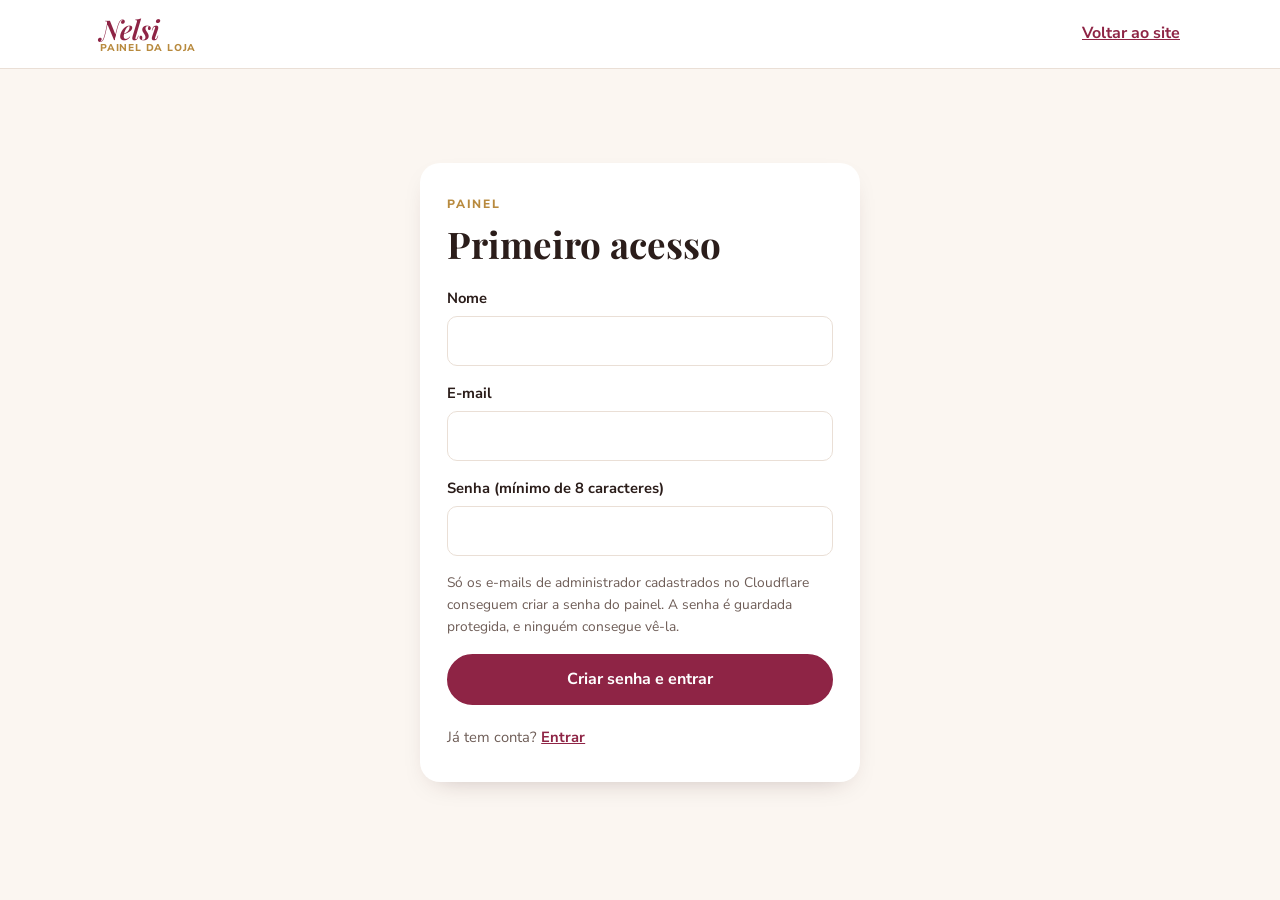
<file: public/conta/cadastro/index.html>
<!DOCTYPE html>
<html lang="pt-BR">
<head>
    <meta charset="utf-8">
    <meta name="viewport" content="width=device-width, initial-scale=1">
    <meta name="color-scheme" content="light">
    <meta name="robots" content="noindex">
    <title>Primeiro acesso | Nelsi</title>
    <meta name="theme-color" content="#8E2445">
    <link rel="icon" href="../../favicon.svg" type="image/svg+xml">
    <link rel="apple-touch-icon" href="../../apple-touch-icon.png">
    <link rel="preconnect" href="https://fonts.googleapis.com">
    <link href="https://fonts.googleapis.com/css2?family=Playfair+Display:ital,wght@0,600;0,700;1,600&family=Nunito+Sans:wght@400;600;700;800&display=swap" rel="stylesheet">
    <link rel="stylesheet" href="../../style.css">
</head>
<body class="conta-pagina">
    <header class="topo">
        <div class="caixa topo__linha">
            <a href="../../" class="marca" aria-label="Nelsi, página inicial"><span class="marca__nome">Nelsi</span><span class="marca__sub">Painel da loja</span></a>
            <a href="../../" class="link-seta">Voltar ao site</a>
        </div>
    </header>

    <main class="caixa conta">
        <div class="conta__cartao">
            <p class="rotulo"><span class="rotulo__linha"></span>Painel</p>
            <h1>Primeiro acesso</h1>
            <form id="form" class="conta__form" novalidate>
                <label class="campo">Nome
                    <input name="nome" type="text" autocomplete="name" required maxlength="100">
                </label>
                <label class="campo">E-mail
                    <input name="email" type="email" autocomplete="email" required maxlength="200">
                </label>
                <label class="campo">Senha (mínimo de 8 caracteres)
                    <input name="senha" type="password" autocomplete="new-password" required minlength="8" maxlength="200">
                </label>
                <p class="conta__nota">Só os e-mails de administrador cadastrados no Cloudflare conseguem criar a senha do painel. A senha é guardada protegida, e ninguém consegue vê-la.</p>
                <p class="conta__erro" id="erro" role="alert" hidden></p>
                <button type="submit" class="botao">Criar senha e entrar</button>
            </form>
            <p class="conta__troca">Já tem conta? <a href="../entrar/">Entrar</a></p>
        </div>
    </main>

    <script src="../../conta/conta.js"></script>
    <script>formularioConta("/api/conta/cadastro");</script>
</body>
</html>
</file>
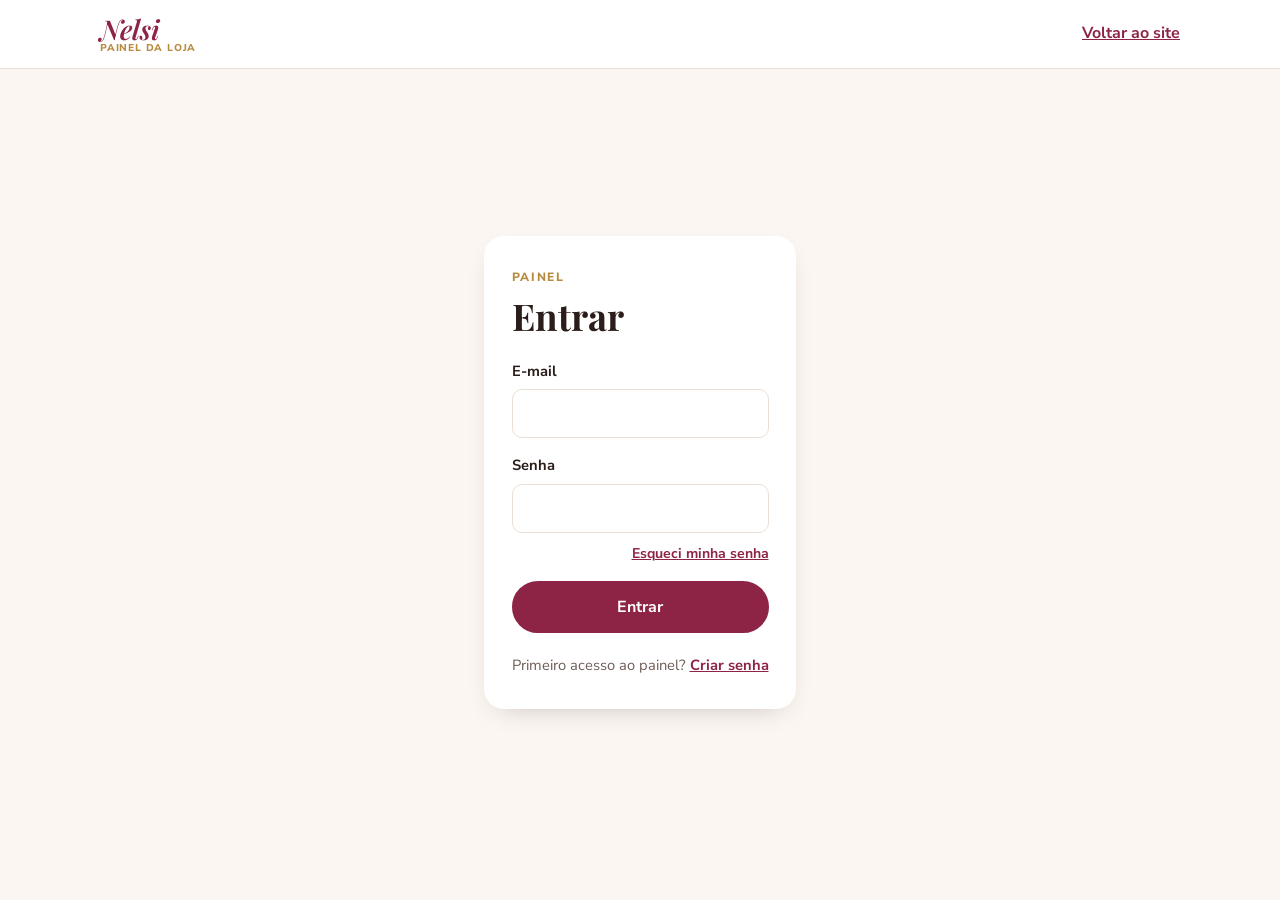
<file: public/conta/entrar/index.html>
<!DOCTYPE html>
<html lang="pt-BR">
<head>
    <meta charset="utf-8">
    <meta name="viewport" content="width=device-width, initial-scale=1">
    <meta name="color-scheme" content="light">
    <meta name="robots" content="noindex">
    <title>Entrar | Nelsi</title>
    <meta name="theme-color" content="#8E2445">
    <link rel="icon" href="../../favicon.svg" type="image/svg+xml">
    <link rel="apple-touch-icon" href="../../apple-touch-icon.png">
    <link rel="preconnect" href="https://fonts.googleapis.com">
    <link href="https://fonts.googleapis.com/css2?family=Playfair+Display:ital,wght@0,600;0,700;1,600&family=Nunito+Sans:wght@400;600;700;800&display=swap" rel="stylesheet">
    <link rel="stylesheet" href="../../style.css">
</head>
<body class="conta-pagina">
    <header class="topo">
        <div class="caixa topo__linha">
            <a href="../../" class="marca" aria-label="Nelsi, página inicial"><span class="marca__nome">Nelsi</span><span class="marca__sub">Painel da loja</span></a>
            <a href="../../" class="link-seta">Voltar ao site</a>
        </div>
    </header>

    <main class="caixa conta">
        <div class="conta__cartao">
            <p class="rotulo"><span class="rotulo__linha"></span>Painel</p>
            <h1>Entrar</h1>
            <form id="form" class="conta__form" novalidate>
                <label class="campo">E-mail
                    <input name="email" type="email" autocomplete="email" required maxlength="200">
                </label>
                <label class="campo">Senha
                    <input name="senha" type="password" autocomplete="current-password" required maxlength="200">
                </label>
                <p class="conta__esqueci"><a href="../esqueci/">Esqueci minha senha</a></p>
                <p class="conta__erro" id="erro" role="alert" hidden></p>
                <button type="submit" class="botao">Entrar</button>
            </form>
            <p class="conta__troca">Primeiro acesso ao painel? <a href="../cadastro/">Criar senha</a></p>
        </div>
    </main>

    <script src="../../conta/conta.js"></script>
    <script>formularioConta("/api/conta/entrar");</script>
</body>
</html>
</file>
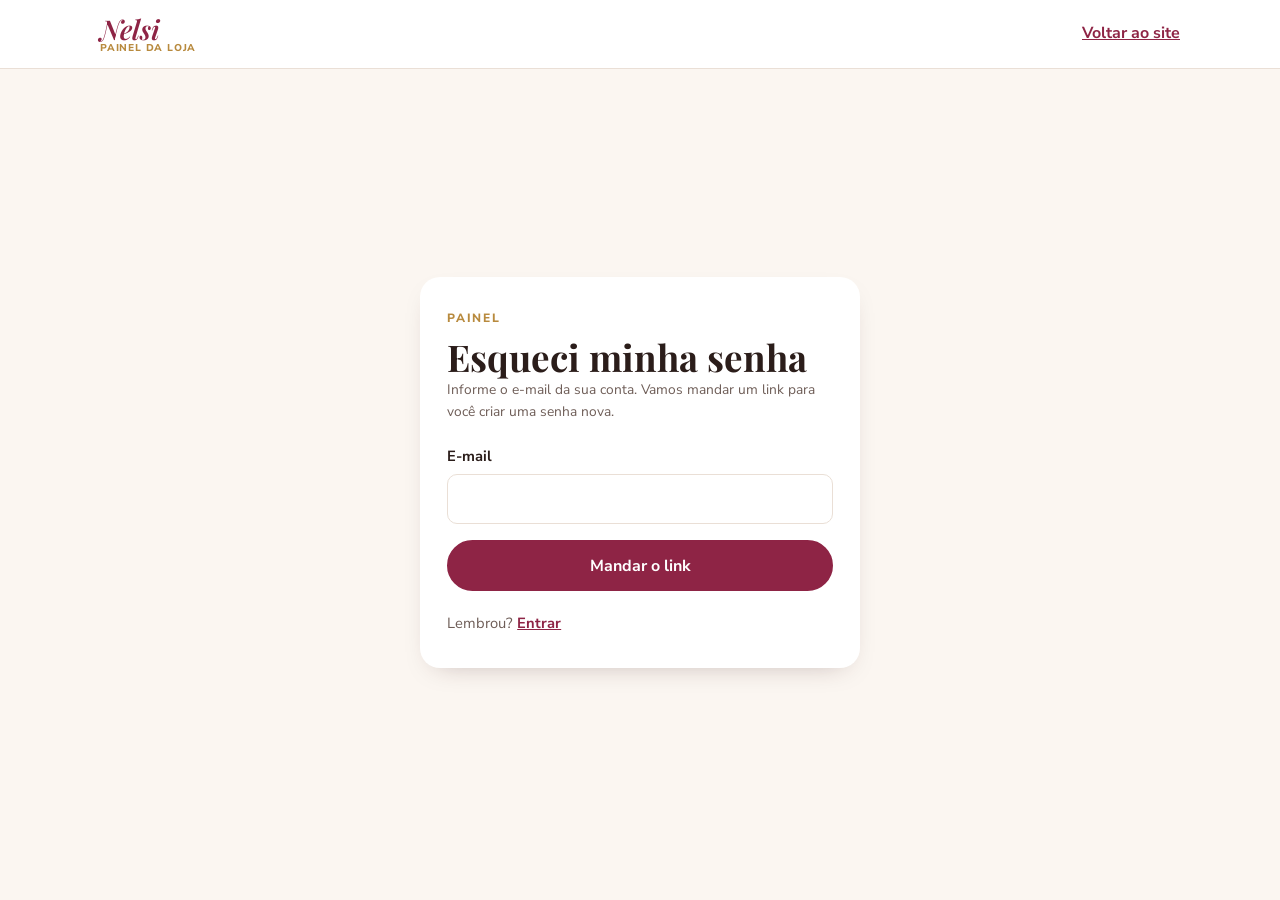
<file: public/conta/esqueci/index.html>
<!DOCTYPE html>
<html lang="pt-BR">
<head>
    <meta charset="utf-8">
    <meta name="viewport" content="width=device-width, initial-scale=1">
    <meta name="color-scheme" content="light">
    <meta name="robots" content="noindex">
    <title>Esqueci minha senha | Nelsi</title>
    <meta name="theme-color" content="#8E2445">
    <link rel="icon" href="../../favicon.svg" type="image/svg+xml">
    <link rel="apple-touch-icon" href="../../apple-touch-icon.png">
    <link rel="preconnect" href="https://fonts.googleapis.com">
    <link href="https://fonts.googleapis.com/css2?family=Playfair+Display:ital,wght@0,600;0,700;1,600&family=Nunito+Sans:wght@400;600;700;800&display=swap" rel="stylesheet">
    <link rel="stylesheet" href="../../style.css">
</head>
<body class="conta-pagina">
    <header class="topo">
        <div class="caixa topo__linha">
            <a href="../../" class="marca" aria-label="Nelsi, página inicial"><span class="marca__nome">Nelsi</span><span class="marca__sub">Painel da loja</span></a>
            <a href="../../" class="link-seta">Voltar ao site</a>
        </div>
    </header>

    <main class="caixa conta">
        <div class="conta__cartao">
            <p class="rotulo"><span class="rotulo__linha"></span>Painel</p>
            <h1>Esqueci minha senha</h1>
            <p class="conta__email">Informe o e-mail da sua conta. Vamos mandar um link para você criar uma senha nova.</p>
            <form id="form" class="conta__form" novalidate>
                <label class="campo">E-mail
                    <input name="email" type="email" autocomplete="email" required maxlength="200">
                </label>
                <p class="conta__erro" id="erro" role="alert" hidden></p>
                <button type="submit" class="botao">Mandar o link</button>
            </form>
            <div class="conta__ok" id="ok" role="status" hidden>
                <p><strong>Pronto!</strong> Se existir uma conta com esse e-mail, o link chega em alguns minutos. Confira também a caixa de spam.</p>
                <p>O link vale por 1 hora.</p>
            </div>
            <p class="conta__troca">Lembrou? <a href="../entrar/">Entrar</a></p>
        </div>
    </main>

    <script src="../../conta/conta.js"></script>
    <script>formularioEsqueci();</script>
</body>
</html>
</file>
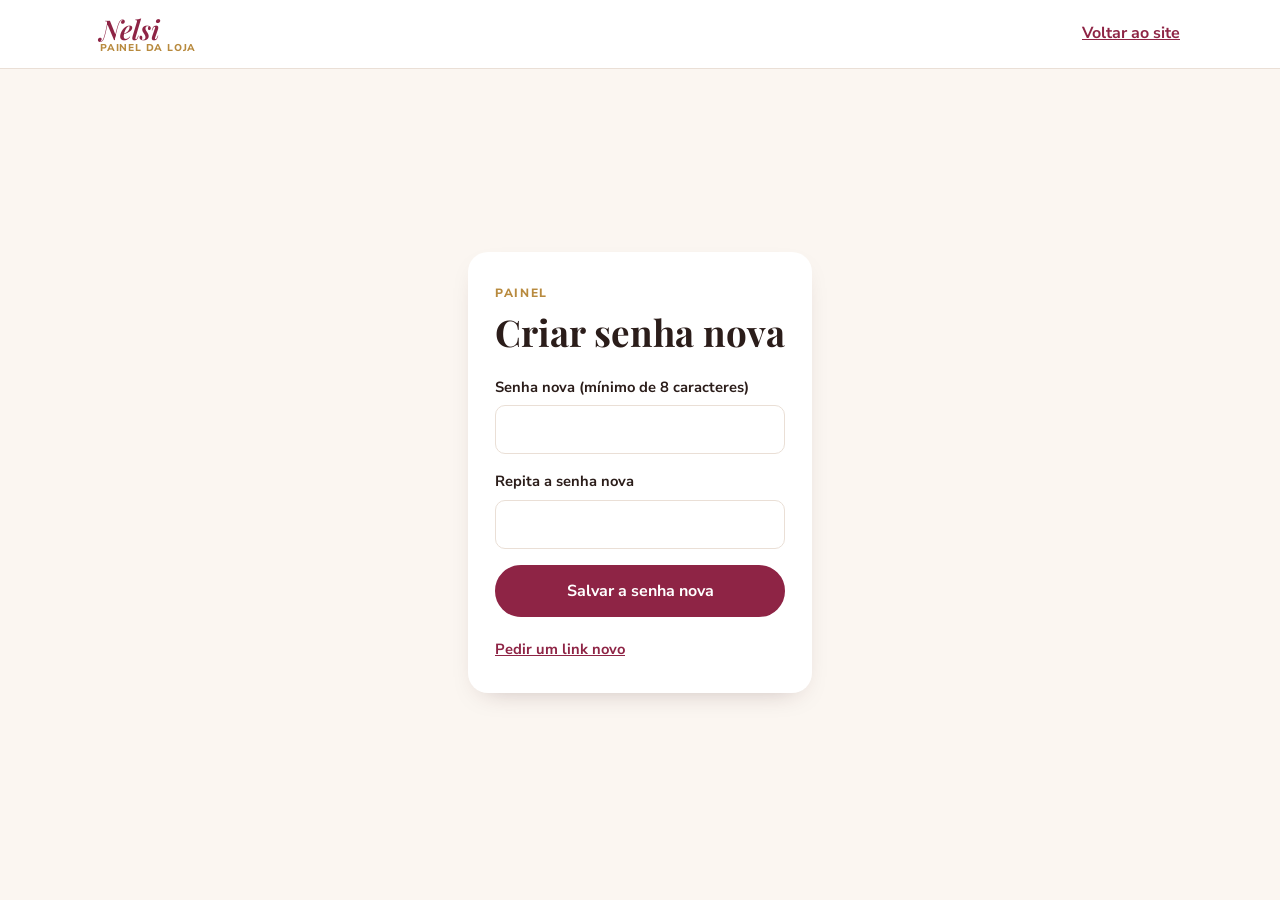
<file: public/conta/nova-senha/index.html>
<!DOCTYPE html>
<html lang="pt-BR">
<head>
    <meta charset="utf-8">
    <meta name="viewport" content="width=device-width, initial-scale=1">
    <meta name="color-scheme" content="light">
    <meta name="robots" content="noindex">
    <!-- O link tem o código da senha nova: não repassar o endereço para outros sites -->
    <meta name="referrer" content="no-referrer">
    <title>Criar senha nova | Nelsi</title>
    <meta name="theme-color" content="#8E2445">
    <link rel="icon" href="../../favicon.svg" type="image/svg+xml">
    <link rel="apple-touch-icon" href="../../apple-touch-icon.png">
    <link rel="preconnect" href="https://fonts.googleapis.com">
    <link href="https://fonts.googleapis.com/css2?family=Playfair+Display:ital,wght@0,600;0,700;1,600&family=Nunito+Sans:wght@400;600;700;800&display=swap" rel="stylesheet">
    <link rel="stylesheet" href="../../style.css">
</head>
<body class="conta-pagina">
    <header class="topo">
        <div class="caixa topo__linha">
            <a href="../../" class="marca" aria-label="Nelsi, página inicial"><span class="marca__nome">Nelsi</span><span class="marca__sub">Painel da loja</span></a>
            <a href="../../" class="link-seta">Voltar ao site</a>
        </div>
    </header>

    <main class="caixa conta">
        <div class="conta__cartao">
            <p class="rotulo"><span class="rotulo__linha"></span>Painel</p>
            <h1>Criar senha nova</h1>
            <form id="form" class="conta__form" novalidate>
                <label class="campo">Senha nova (mínimo de 8 caracteres)
                    <input name="senha" type="password" autocomplete="new-password" required minlength="8" maxlength="200">
                </label>
                <label class="campo">Repita a senha nova
                    <input name="confirmar" type="password" autocomplete="new-password" required minlength="8" maxlength="200">
                </label>
                <p class="conta__erro" id="erro" role="alert" hidden></p>
                <button type="submit" class="botao">Salvar a senha nova</button>
            </form>
            <p class="conta__troca"><a href="../esqueci/">Pedir um link novo</a></p>
        </div>
    </main>

    <script src="../../conta/conta.js"></script>
    <script>formularioNovaSenha();</script>
</body>
</html>
</file>
<file: public/style.css>
/* Site da Nelsi · loja de Tupperware, perfumes e kits de beleza.
   Visual "vitrine de boutique": fundo creme, cartões brancos, vinho como cor principal,
   dourado nos detalhes e verde só nos botões de WhatsApp. Playfair Display nos títulos, Nunito Sans no resto. */
:root {
  --fundo: #FBF6F1;
  --fundo-2: #F4EBE2;
  --papel: #FFFFFF;
  --tinta: #2B1D1A;
  --suave: #6E5D57;
  --linha: #EADFD6;
  --vinho: #8E2445;
  --vinho-escuro: #6E1734;
  --vinho-claro: #F6E3E8;
  --dourado: #B88A3E;
  --zap: #178A46;
  --zap-escuro: #11703A;
  --erro: #B42318;
  --sombra: 0 10px 28px -16px rgba(60, 25, 30, .35);
  --raio: 16px;
  --titulo: 'Playfair Display', Georgia, serif;
  --fonte: 'Nunito Sans', system-ui, -apple-system, 'Segoe UI', sans-serif;
  color-scheme: light;
}
* { margin: 0; box-sizing: border-box; }
html { scroll-behavior: smooth; scroll-padding-top: 5.5rem; }
body { font-family: var(--fonte); color: var(--tinta); background: var(--fundo); line-height: 1.6; -webkit-font-smoothing: antialiased; }
img { max-width: 100%; display: block; }
a { color: inherit; }
h1, h2, h3 { line-height: 1.15; }
[hidden] { display: none !important; }
.sr-only { position: absolute; width: 1px; height: 1px; overflow: hidden; clip: rect(0 0 0 0); white-space: nowrap; }
:focus-visible { outline: 2px solid var(--vinho); outline-offset: 3px; }
.caixa { max-width: 1120px; margin: 0 auto; padding: 0 20px; }
.caixa--estreita { max-width: 720px; }
.pular { position: absolute; left: -9999px; top: 0; }
.pular:focus { left: 12px; top: 12px; z-index: 100; padding: .6rem 1rem; border-radius: 8px; background: var(--papel); }
.nota { font-size: .85rem; color: var(--suave); }
svg { flex-shrink: 0; }

/* ---------- Botões ---------- */
.botao { display: inline-flex; align-items: center; justify-content: center; gap: .5rem; padding: .8rem 1.3rem; border: 2px solid var(--vinho); border-radius: 999px;
  background: var(--vinho); color: #fff; font: 700 1rem var(--fonte); text-decoration: none; cursor: pointer; transition: background .15s, transform .15s; }
.botao:hover { background: var(--vinho-escuro); border-color: var(--vinho-escuro); transform: translateY(-1px); }
.botao svg { width: 20px; height: 20px; fill: none; stroke: currentColor; stroke-width: 1.8; stroke-linecap: round; stroke-linejoin: round; }
.botao svg .cheio { fill: currentColor; stroke: none; }
.botao--zap { background: var(--zap); border-color: var(--zap); }
.botao--zap:hover { background: var(--zap-escuro); border-color: var(--zap-escuro); }
.botao--contorno { background: transparent; color: var(--vinho); }
.botao--contorno:hover { background: var(--vinho-claro); color: var(--vinho-escuro); }
.botao--pequeno { padding: .5rem .95rem; font-size: .9rem; }
.botao--largo { width: 100%; }
.botao--sacola { padding: .7rem .75rem; background: var(--papel); color: var(--vinho); border-color: var(--linha); }
.botao--sacola:hover { background: var(--vinho-claro); border-color: var(--vinho-claro); color: var(--vinho-escuro); }
.botao--sacola svg + svg { width: 14px; height: 14px; margin-left: -.45rem; stroke-width: 2.6; }
.botao--sacola.adicionado { background: var(--vinho); border-color: var(--vinho); color: #fff; }

/* ---------- Topo ---------- */
.topo { position: sticky; top: 0; z-index: 50; background: color-mix(in srgb, var(--fundo) 94%, transparent); backdrop-filter: blur(8px); border-bottom: 1px solid var(--linha); }
.topo__linha { display: flex; align-items: center; gap: 1rem; min-height: 68px; }
.marca { display: grid; text-decoration: none; line-height: 1.05; margin-right: auto; min-width: 0; }
.marca__nome { font-family: var(--titulo); font-style: italic; font-weight: 600; font-size: 1.7rem; color: var(--vinho); }
.marca__sub { font-size: .62rem; font-weight: 800; letter-spacing: .08em; text-transform: uppercase; color: var(--dourado); white-space: nowrap; overflow: hidden; text-overflow: ellipsis; }
.menu { display: none; gap: 1.4rem; font-weight: 700; font-size: .95rem; }
.menu a { text-decoration: none; color: var(--suave); }
.menu a:hover { color: var(--vinho); }
@media (min-width: 720px) { .menu { display: flex; } }
@media (max-width: 380px) { .topo .botao--zap span { display: none; } .topo .botao--zap { padding: .55rem; } }

/* ---------- Apresentação ---------- */
.apresenta { padding: 40px 0 28px; background: radial-gradient(120% 80% at 100% 0%, var(--vinho-claro) 0%, transparent 60%); }
.apresenta__grade { display: grid; gap: 1.8rem; align-items: center; }
@media (min-width: 820px) { .apresenta__grade { grid-template-columns: 1.3fr .8fr; gap: 3rem; } .apresenta { padding: 64px 0 40px; } }
.apresenta__ola { font-size: .78rem; font-weight: 800; letter-spacing: .14em; text-transform: uppercase; color: var(--dourado); }
.apresenta h1 { margin-top: .6rem; font-family: var(--titulo); font-weight: 700; font-size: clamp(2.1rem, 7vw, 3.4rem); color: var(--tinta); }
.apresenta__lead { margin-top: 1rem; max-width: 34rem; font-size: 1.08rem; color: var(--suave); }
.apresenta__marcas { margin-top: .9rem; font-size: .95rem; font-weight: 700; color: var(--tinta); }
.apresenta__marcas span { margin-right: .3rem; font-size: .72rem; font-weight: 800; letter-spacing: .12em; text-transform: uppercase; color: var(--dourado); }
.filtros--marcas .filtro { font-size: .85rem; padding: .4rem .85rem; }
.apresenta__acoes { margin-top: 1.5rem; display: flex; flex-wrap: wrap; gap: .7rem; }
.apresenta__foto { justify-self: center; position: relative; width: min(280px, 72vw); aspect-ratio: 1; }
.apresenta__foto::before { content: ""; position: absolute; inset: -10px; border-radius: 50%; border: 1.5px solid var(--dourado); opacity: .6; }
.apresenta__foto img, .apresenta__letra { width: 100%; height: 100%; border-radius: 50%; object-fit: cover; box-shadow: var(--sombra); }
.apresenta__letra { display: grid; place-items: center; background: var(--vinho); color: #fff; font-family: var(--titulo); font-style: italic; font-size: 7rem; }
@media (max-width: 819px) { .apresenta__foto { order: -1; width: min(160px, 46vw); } .apresenta__letra { font-size: 4.5rem; } }

/* ---------- Seções ---------- */
.secao { padding: 34px 0; }
.secao--catalogo { background: var(--fundo-2); }
.secao__titulo { margin-bottom: 1.2rem; font-family: var(--titulo); font-weight: 700; font-size: clamp(1.7rem, 5vw, 2.3rem); }
.secao__titulo em { font-style: italic; font-weight: 600; color: var(--vinho); }
.titulo-pagina { font-family: var(--titulo); font-weight: 700; font-size: clamp(1.8rem, 6vw, 2.6rem); }

/* ---------- Catálogo ---------- */
.catalogo__ferramentas { display: grid; gap: .9rem; margin-bottom: 1.3rem; }
.busca input { width: 100%; max-width: 460px; padding: .8rem 1.1rem; border: 1px solid var(--linha); border-radius: 999px; background: var(--papel); font: 1rem var(--fonte); color: var(--tinta); }
.busca input:focus { outline: 2px solid var(--vinho); outline-offset: 1px; border-color: transparent; }
.filtros { display: flex; gap: .5rem; overflow-x: auto; padding-bottom: 4px; scrollbar-width: none; }
.filtro { flex: none; padding: .5rem 1rem; border: 1px solid var(--linha); border-radius: 999px; background: var(--papel); color: var(--tinta); font: 700 .92rem var(--fonte); cursor: pointer; }
.filtro[aria-pressed="true"] { background: var(--vinho); border-color: var(--vinho); color: #fff; }
.catalogo__vazio { padding: 1.2rem 0; color: var(--suave); }
.catalogo__vazio a { color: var(--vinho); font-weight: 700; }

.produtos { display: grid; grid-template-columns: repeat(auto-fill, minmax(160px, 1fr)); gap: .9rem; }
@media (min-width: 640px) { .produtos { grid-template-columns: repeat(auto-fill, minmax(220px, 1fr)); gap: 1.2rem; } }
.produtos--linha { grid-auto-flow: column; grid-template-columns: none; grid-auto-columns: minmax(170px, 46%); overflow-x: auto; scroll-snap-type: x mandatory; padding: 4px 2px 12px; scrollbar-width: none; }
@media (min-width: 640px) { .produtos--linha { grid-auto-columns: minmax(220px, 24%); } }
.produtos--linha .produto { scroll-snap-align: start; }
.produto { display: flex; flex-direction: column; overflow: hidden; border-radius: var(--raio); background: var(--papel); box-shadow: var(--sombra); }
.produto__foto { position: relative; display: block; aspect-ratio: 1; background: var(--fundo-2); }
.produto__foto img { width: 100%; height: 100%; object-fit: cover; }
.produto__sem-foto { display: grid; place-items: center; width: 100%; height: 100%; }
.produto__sem-foto svg { width: 42%; fill: none; stroke: var(--dourado); stroke-width: 1.6; stroke-linecap: round; stroke-linejoin: round; }
.produto--esgotado .produto__foto img, .produto--esgotado .produto__sem-foto { opacity: .45; filter: grayscale(.6); }
.etiqueta { position: absolute; top: 10px; left: 10px; padding: .25rem .6rem; border-radius: 999px; background: var(--vinho); color: #fff; font-size: .72rem; font-weight: 800; letter-spacing: .04em; text-transform: uppercase; }
.etiqueta--esgotado { background: var(--tinta); }
.etiqueta--solta { position: static; display: inline-block; margin-top: .6rem; }
.produto__texto { flex: 1; padding: .8rem .8rem .4rem; display: flex; flex-direction: column; gap: .2rem; }
.produto__categoria { font-size: .7rem; font-weight: 800; letter-spacing: .1em; text-transform: uppercase; color: var(--dourado); }
.produto h3 { font-size: 1rem; font-weight: 700; line-height: 1.3; }
.produto h3 a { text-decoration: none; }
.produto h3 a:hover { color: var(--vinho); }
.preco { margin-top: auto; padding-top: .35rem; display: flex; flex-wrap: wrap; align-items: baseline; gap: .1rem .45rem; }
.preco strong { font-size: 1.15rem; font-weight: 800; color: var(--vinho); }
.preco s { font-size: .85rem; color: var(--suave); }
.preco--consulte { font-size: .9rem; font-weight: 700; color: var(--suave); }
.produto__acoes { display: flex; gap: .4rem; padding: .5rem .7rem .8rem; }
.produto__acoes .botao--zap { flex: 1; min-width: 0; padding: .6rem .5rem; font-size: .95rem; }
.produto__acoes .botao--sacola { flex: none; padding: .6rem .55rem; }
.produto > .botao--largo { margin: .5rem .9rem .9rem; width: auto; padding: .6rem .8rem; font-size: .9rem; }

/* ---------- Página do produto ---------- */
.voltar { display: inline-flex; align-items: center; gap: .3rem; margin-bottom: 1rem; font-weight: 700; color: var(--vinho); text-decoration: none; }
.voltar svg { width: 18px; height: 18px; fill: none; stroke: currentColor; stroke-width: 2.2; stroke-linecap: round; stroke-linejoin: round; }
.produto-pagina__grade { display: grid; gap: 1.6rem; }
@media (min-width: 820px) { .produto-pagina__grade { grid-template-columns: 1fr 1fr; gap: 3rem; align-items: start; } }
.produto-pagina__foto { overflow: hidden; border-radius: 22px; aspect-ratio: 1; background: var(--papel); box-shadow: var(--sombra); }
.produto-pagina__foto img { width: 100%; height: 100%; object-fit: cover; }
.produto-pagina__texto .titulo-pagina { margin-top: .3rem; }
.produto-pagina__texto .preco { margin-top: .9rem; }
.produto-pagina__texto .preco strong { font-size: 1.8rem; }
.produto-pagina__descricao { margin-top: 1.2rem; display: grid; gap: .8rem; color: var(--suave); }
.produto-pagina__acoes { margin-top: 1.4rem; display: grid; gap: .6rem; max-width: 420px; }
.produto-pagina__entrega { margin-top: 1.2rem; max-width: 420px; padding: .9rem 1rem; border-radius: 12px; background: var(--fundo-2); font-size: .92rem; color: var(--suave); }

/* ---------- Como comprar ---------- */
.passos { list-style: none; padding: 0; display: grid; gap: .9rem; }
@media (min-width: 760px) { .passos { grid-template-columns: repeat(3, 1fr); } }
.passos li { padding: 1.2rem 1.2rem 1.3rem; border-radius: var(--raio); background: var(--papel); box-shadow: var(--sombra); }
.passos span { display: inline-grid; place-items: center; width: 34px; height: 34px; border-radius: 50%; background: var(--vinho-claro); color: var(--vinho); font-family: var(--titulo); font-weight: 700; font-size: 1.1rem; }
.passos strong { display: block; margin-top: .6rem; font-family: var(--titulo); font-size: 1.2rem; }
.passos p { margin-top: .3rem; color: var(--suave); }
.pagamento { margin-top: 1.1rem; color: var(--suave); }
.pagamento strong { color: var(--tinta); }

/* ---------- Sacola ---------- */
.sacola { position: fixed; left: 12px; right: 12px; bottom: 12px; z-index: 60; max-width: 520px; margin: 0 auto; display: flex; flex-direction: column-reverse; }
.sacola__barra { width: 100%; display: flex; align-items: center; gap: .6rem; padding: .85rem 1.1rem; border: 0; border-radius: 999px; background: var(--tinta); color: #fff;
  font: 700 1rem var(--fonte); cursor: pointer; box-shadow: 0 14px 30px -12px rgba(0, 0, 0, .55); }
.sacola__barra svg { width: 22px; height: 22px; fill: none; stroke: currentColor; stroke-width: 1.8; stroke-linecap: round; stroke-linejoin: round; }
.sacola__barra strong { margin-left: auto; }
.sacola__lista { margin-bottom: .6rem; max-height: 60vh; overflow-y: auto; padding: 1.1rem; border-radius: 20px; background: var(--papel); box-shadow: 0 20px 40px -14px rgba(0, 0, 0, .45); }
.sacola__titulo { font-family: var(--titulo); font-weight: 700; font-size: 1.3rem; margin-bottom: .6rem; }
.sacola__lista ul { list-style: none; padding: 0; margin-bottom: 1rem; }
.sacola__lista li { display: flex; align-items: center; gap: .6rem; padding: .55rem 0; border-bottom: 1px solid var(--linha); }
.sacola__lista li > span:first-child { flex: 1; min-width: 0; font-weight: 600; line-height: 1.3; }
.sacola__lista li small { display: block; font-weight: 400; color: var(--suave); }
.qtd { flex: none; display: inline-flex; align-items: center; border: 1px solid var(--linha); border-radius: 999px; }
.qtd button { width: 32px; height: 32px; border: 0; background: none; font: 800 1.1rem var(--fonte); color: var(--vinho); cursor: pointer; }
.qtd b { min-width: 1.4em; text-align: center; }
.sacola__limpar { display: block; margin: .7rem auto 0; border: 0; background: none; color: var(--suave); font: 600 .88rem var(--fonte); text-decoration: underline; cursor: pointer; }
body.com-sacola .rodape { padding-bottom: 96px; }

/* ---------- Rodapé ---------- */
.rodape { margin-top: 24px; padding: 32px 0 40px; background: var(--tinta); color: #EADFD6; }
.rodape__linha { display: grid; gap: 1rem; font-size: .9rem; }
@media (min-width: 720px) { .rodape__linha { grid-template-columns: 1fr auto; } .rodape__aviso, .rodape__links { grid-column: 1 / -1; } }
.rodape__nome { font-family: var(--titulo); font-style: italic; font-size: 1.5rem; color: #fff; }
.rodape__redes { display: flex; gap: .5rem; }
.rede { display: inline-grid; place-items: center; width: 42px; height: 42px; border-radius: 50%; border: 1px solid rgba(255, 255, 255, .2); color: #fff; }
.rede:hover { border-color: var(--dourado); }
.rede svg { width: 20px; height: 20px; fill: none; stroke: currentColor; stroke-width: 1.8; stroke-linecap: round; stroke-linejoin: round; }
.rede svg .cheio { fill: currentColor; stroke: none; }
.rodape__aviso { font-size: .8rem; color: #BFAEA6; }
.rodape__links a { color: #fff; }

/* ---------- Textos legais ---------- */
.texto-legal .caixa { padding-top: .5rem; }
.texto-legal h2 { margin: 1.6rem 0 .5rem; font-family: var(--titulo); font-size: 1.35rem; }
.texto-legal p, .texto-legal li { color: var(--suave); }
.texto-legal p + p { margin-top: .8rem; }
.texto-legal ul { padding-left: 1.2rem; display: grid; gap: .5rem; }
.texto-legal a { color: var(--vinho); }
.texto-legal strong { color: var(--tinta); }

/* ---------- Formulários e login do painel ---------- */
.campo { display: grid; gap: .35rem; font-weight: 700; font-size: .92rem; }
.campo input, .campo select, .campo textarea { width: 100%; padding: .8rem .95rem; border-radius: 10px; border: 1px solid var(--linha); background: #fff;
  font: 400 1rem var(--fonte); color: var(--tinta); }
.campo input:focus, .campo select:focus, .campo textarea:focus { outline: 2px solid var(--vinho); outline-offset: 1px; border-color: transparent; }
.conta-pagina { min-height: 100vh; display: flex; flex-direction: column; }
.conta { flex: 1; display: flex; align-items: center; justify-content: center; padding-top: 48px; padding-bottom: 72px; }
.conta__cartao { width: 100%; max-width: 440px; padding: 2rem 1.7rem; border-radius: 20px; background: var(--papel); box-shadow: var(--sombra); }
.conta__cartao h1 { margin-top: .5rem; font-family: var(--titulo); font-size: clamp(1.8rem, 6vw, 2.3rem); }
.rotulo { font-size: .75rem; font-weight: 800; letter-spacing: .14em; text-transform: uppercase; color: var(--dourado); }
.rotulo__linha { display: none; }
.conta__form { margin-top: 1.4rem; display: grid; gap: 1rem; }
.conta__nota, .conta__email { font-size: .86rem; color: var(--suave); }
.conta__erro { padding: .75rem 1rem; border-radius: 10px; background: #FDECEA; color: var(--erro); font-size: .9rem; }
.conta__ok { padding: .75rem 1rem; border-radius: 10px; background: #E3F4EA; color: var(--zap-escuro); }
.conta__troca { margin-top: 1.3rem; font-size: .92rem; color: var(--suave); }
.conta__troca a, .conta__esqueci a { color: var(--vinho); font-weight: 700; }
.conta__esqueci { margin-top: -.4rem; font-size: .88rem; text-align: right; }
.link-seta { color: var(--vinho); font-weight: 700; }
.botao--sacola.adicionado:hover { background: var(--vinho-escuro); border-color: var(--vinho-escuro); color: #fff; }

.texto-curto { display: none; }

/* ---------- Aparência escolhida no painel ---------- */
/* Temas: as cores vêm de public/admin/cores.js e entram na página como variáveis (no <head>) */
body[data-tema="preto"] .rodape { background: #000; }
/* Fontes */
body[data-fonte="moderna"] { --titulo: 'Poppins', system-ui, sans-serif; }
body[data-fonte="moderna"] .marca__nome, body[data-fonte="moderna"] .rodape__nome, body[data-fonte="moderna"] .secao__titulo em { font-style: normal; }
body[data-fonte="delicada"] { --titulo: 'Dancing Script', 'Segoe Script', cursive; }
body[data-fonte="delicada"] .marca__nome { font-size: 2rem; font-style: normal; }
body[data-fonte="delicada"] .apresenta h1, body[data-fonte="delicada"] .secao__titulo { font-size: clamp(2.2rem, 7.5vw, 3.4rem); line-height: 1.05; }
body[data-fonte="delicada"] .secao__titulo em, body[data-fonte="delicada"] .rodape__nome { font-style: normal; }
body[data-fonte="classica"] { --titulo: 'Cormorant Garamond', Georgia, serif; }
body[data-fonte="classica"] .apresenta h1, body[data-fonte="classica"] .secao__titulo, body[data-fonte="classica"] .titulo-pagina { font-size: clamp(2.2rem, 7.5vw, 3.6rem); line-height: 1.05; }
body[data-fonte="classica"] .marca__nome { font-size: 1.9rem; }
body[data-fonte="arredondada"] { --titulo: 'Quicksand', system-ui, sans-serif; }
body[data-fonte="arredondada"] .marca__nome, body[data-fonte="arredondada"] .rodape__nome, body[data-fonte="arredondada"] .secao__titulo em { font-style: normal; }
body[data-fonte="marcante"] { --titulo: 'Abril Fatface', Georgia, serif; }
body[data-fonte="marcante"] .apresenta h1, body[data-fonte="marcante"] .secao__titulo, body[data-fonte="marcante"] .titulo-pagina, body[data-fonte="marcante"] .marca__nome, body[data-fonte="marcante"] .passos strong { font-weight: 400; }
/* Foto do topo, fotos dos produtos e produtos por linha no celular */
body[data-foto-topo="quadrada"] .apresenta__foto img, body[data-foto-topo="quadrada"] .apresenta__letra { border-radius: 24px; }
body[data-foto-topo="quadrada"] .apresenta__foto::before { border-radius: 30px; }
body[data-foto-produto="vertical"] .produto__foto, body[data-foto-produto="vertical"] .produto-pagina__foto { aspect-ratio: 4 / 5; }
body[data-foto-produto="redonda"] .produto { border-radius: 26px; }
body[data-foto-produto="redonda"] .produto__foto { margin: 8px 8px 0; border-radius: 20px; overflow: hidden; }
body[data-foto-produto="redonda"] .produto-pagina__foto { border-radius: 32px; }
@media (max-width: 639px) {
  body[data-colunas="1"] .produtos:not(.produtos--linha) { grid-template-columns: 1fr; gap: 1rem; }
  body[data-colunas="1"] .produtos:not(.produtos--linha) .produto h3 { font-size: 1.15rem; }
  /* 3 e 4 por linha: cartão compacto (sem categoria, botões só com ícone) */
  body[data-colunas="3"] .produtos:not(.produtos--linha) { grid-template-columns: repeat(3, minmax(0, 1fr)); gap: .5rem; }
  body[data-colunas="4"] .produtos:not(.produtos--linha) { grid-template-columns: repeat(4, minmax(0, 1fr)); gap: .4rem; }
  body[data-colunas="3"] #produtos .produto, body[data-colunas="4"] #produtos .produto { border-radius: 12px; }
  body[data-colunas="3"] #produtos .produto__categoria, body[data-colunas="4"] #produtos .produto__categoria { display: none; }
  body[data-colunas="3"] #produtos .produto__texto { padding: .45rem .5rem .2rem; }
  body[data-colunas="4"] #produtos .produto__texto { padding: .35rem .35rem .15rem; }
  body[data-colunas="3"] #produtos .produto h3, body[data-colunas="4"] #produtos .produto h3 {
    font-size: .78rem; line-height: 1.25; display: -webkit-box; -webkit-line-clamp: 2; -webkit-box-orient: vertical; overflow: hidden; }
  body[data-colunas="4"] #produtos .produto h3 { font-size: .7rem; }
  body[data-colunas="3"] #produtos .preco strong { font-size: .88rem; }
  body[data-colunas="4"] #produtos .preco strong { font-size: .76rem; }
  body[data-colunas="3"] #produtos .preco s, body[data-colunas="4"] #produtos .preco s { font-size: .65rem; }
  body[data-colunas="3"] #produtos .preco--consulte, body[data-colunas="4"] #produtos .preco--consulte { font-size: .68rem; }
  body[data-colunas="3"] #produtos .etiqueta, body[data-colunas="4"] #produtos .etiqueta { top: 5px; left: 5px; padding: .1rem .35rem; font-size: .52rem; }
  body[data-colunas="3"] #produtos .produto__acoes { gap: .25rem; padding: .3rem .45rem .5rem; }
  body[data-colunas="4"] #produtos .produto__acoes { padding: .25rem .3rem .4rem; }
  body[data-colunas="3"] #produtos .produto__acoes .botao, body[data-colunas="4"] #produtos .produto__acoes .botao { padding: .4rem .3rem; border-width: 1.5px; }
  body[data-colunas="3"] #produtos .produto__acoes .botao span, body[data-colunas="4"] #produtos .produto__acoes .botao span { display: none; }
  body[data-colunas="3"] #produtos .produto__acoes .botao svg, body[data-colunas="4"] #produtos .produto__acoes .botao svg { width: 17px; height: 17px; }
  body[data-colunas="3"] #produtos .botao--sacola svg + svg, body[data-colunas="4"] #produtos .botao--sacola svg + svg { display: none; }
  body[data-colunas="4"] #produtos .produto__acoes .botao--sacola { display: none; }
  body[data-colunas="3"] #produtos .produto > .botao--largo, body[data-colunas="4"] #produtos .produto > .botao--largo { margin: .3rem .4rem .5rem; padding: .4rem .25rem; font-size: .75rem; line-height: 1.2; }
  body[data-colunas="3"] #produtos .texto-longo, body[data-colunas="4"] #produtos .texto-longo { display: none; }
  body[data-colunas="3"] #produtos .texto-curto, body[data-colunas="4"] #produtos .texto-curto { display: inline; }
}
/* Logo em imagem e faixa de aviso */
.marca__logo { max-height: 48px; max-width: 190px; width: auto; object-fit: contain; }
.banner { padding: .55rem 20px; background: var(--vinho); color: #fff; font-weight: 700; font-size: .92rem; text-align: center; }

/* ---------- Visual "Vitrine": faixa colorida no topo, marcas e blocos de categoria ---------- */
.topo { background: color-mix(in srgb, #fff 94%, transparent); }
.topo-loja { padding: 14px 0 6px; }
.vitrine { position: relative; overflow: hidden; padding: 26px 22px 24px; border-radius: 26px; color: #fff;
  background: linear-gradient(135deg, var(--vinho) 0%, var(--vinho-escuro) 100%); box-shadow: 0 18px 36px -22px var(--vinho); }
.vitrine::before, .vitrine::after { content: ""; position: absolute; border-radius: 50%; background: rgba(255, 255, 255, .1); pointer-events: none; }
.vitrine::before { right: -50px; top: -60px; width: 190px; height: 190px; }
.vitrine::after { right: 40px; bottom: -80px; width: 140px; height: 140px; background: rgba(255, 255, 255, .06); }
.vitrine > * { position: relative; z-index: 1; }
.vitrine__foto { float: right; width: 84px; height: 84px; margin: 0 0 10px 14px; border-radius: 50%; object-fit: cover; border: 3px solid rgba(255, 255, 255, .85); }
.vitrine__foto--quadrada { border-radius: 20px; }
.vitrine__local { font-size: .74rem; font-weight: 800; letter-spacing: .14em; text-transform: uppercase; opacity: .85; }
.vitrine h1 { margin-top: .45rem; font-family: var(--titulo); font-weight: 700; font-size: clamp(1.9rem, 7.5vw, 3rem); line-height: 1.08; }
.vitrine__frase { margin-top: .6rem; max-width: 34rem; font-size: 1rem; opacity: .92; clear: right; }
.vitrine__acoes { margin-top: 1.1rem; display: flex; flex-wrap: wrap; gap: .55rem; }
.vitrine__acoes .botao { padding: .7rem 1.1rem; font-size: .95rem; }
.vitrine__acoes .botao svg { width: 18px; height: 18px; }
.botao--claro { background: #fff; border-color: #fff; color: var(--vinho); }
.botao--claro:hover { background: var(--vinho-claro); border-color: var(--vinho-claro); color: var(--vinho-escuro); }
.botao--transparente { background: rgba(255, 255, 255, .16); border-color: transparent; color: #fff; }
.botao--transparente:hover { background: rgba(255, 255, 255, .26); border-color: transparent; }
@media (min-width: 820px) { .vitrine { padding: 44px 44px 40px; } .vitrine__foto { width: 120px; height: 120px; } }
.marcas { list-style: none; padding: 12px 0 0; display: flex; gap: .5rem; overflow-x: auto; scrollbar-width: none; }
.marcas li { flex: none; padding: .45rem .9rem; border: 1px solid var(--linha); border-radius: 999px; background: var(--papel); font-size: .82rem; font-weight: 800; }
.secao--categorias { padding-top: 22px; padding-bottom: 10px; }
.categorias { display: grid; grid-template-columns: repeat(2, 1fr); gap: .7rem; }
@media (min-width: 720px) { .categorias { grid-template-columns: repeat(4, 1fr); } }
.categoria { display: flex; flex-direction: column; justify-content: space-between; gap: .8rem; min-height: 96px; padding: 14px 16px; border-radius: 20px;
  color: var(--tinta); font-weight: 800; text-decoration: none; transition: transform .15s; }
.categoria:hover { transform: translateY(-2px); }
.categoria svg { width: 36px; height: 36px; fill: none; stroke: var(--vinho); stroke-width: 1.9; stroke-linecap: round; stroke-linejoin: round; }
.categoria--0 { background: #F6DCCB; } .categoria--1 { background: #F4D3D9; } .categoria--2 { background: #E9D7EA; }
.categoria--3 { background: #D7E8DD; } .categoria--4 { background: #D8E5F2; } .categoria--5 { background: #F2E6C9; }
.sobre { display: grid; grid-template-columns: 96px 1fr; gap: 1.1rem; align-items: start; padding: 1.3rem; border-radius: var(--raio); background: var(--papel); box-shadow: var(--sombra); }
.sobre .secao__titulo { margin-bottom: .5rem; font-size: 1.5rem; }
.sobre p { color: var(--suave); }
.sobre__foto { width: 96px; height: 96px; border-radius: 50%; object-fit: cover; }
.sobre__letra { display: grid; place-items: center; background: var(--vinho); color: #fff; font-family: var(--titulo); font-style: italic; font-size: 3rem; }
.sobre__marcas { margin-top: .6rem; font-size: .9rem; font-weight: 700; color: var(--tinta) !important; }
@media (max-width: 480px) { .sobre { grid-template-columns: 1fr; } .sobre__foto { width: 84px; height: 84px; } }

/* Logo do WhatsApp: desenho cheio (não é traço como os outros ícones) */
svg.icone-zap, .botao svg.icone-zap, .rede svg.icone-zap { fill: currentColor; stroke: none; }

/* Botão flutuante do WhatsApp (canto da tela, acompanha a rolagem) */
.zap-flutuante { position: fixed; right: 16px; bottom: 18px; z-index: 55; display: grid; place-items: center; width: 60px; height: 60px; border-radius: 50%;
  background: #25D366; color: #fff; box-shadow: 0 10px 24px -8px rgba(0, 0, 0, .45); transition: transform .2s, bottom .25s; }
.zap-flutuante:hover { transform: scale(1.06); }
.zap-flutuante svg { width: 32px; height: 32px; }
body.com-sacola .zap-flutuante { bottom: 86px; }
@media (min-width: 820px) { .zap-flutuante { right: 24px; bottom: 24px; width: 64px; height: 64px; } body.com-sacola .zap-flutuante { bottom: 92px; } }
@media print { .zap-flutuante { display: none; } }
</file>
